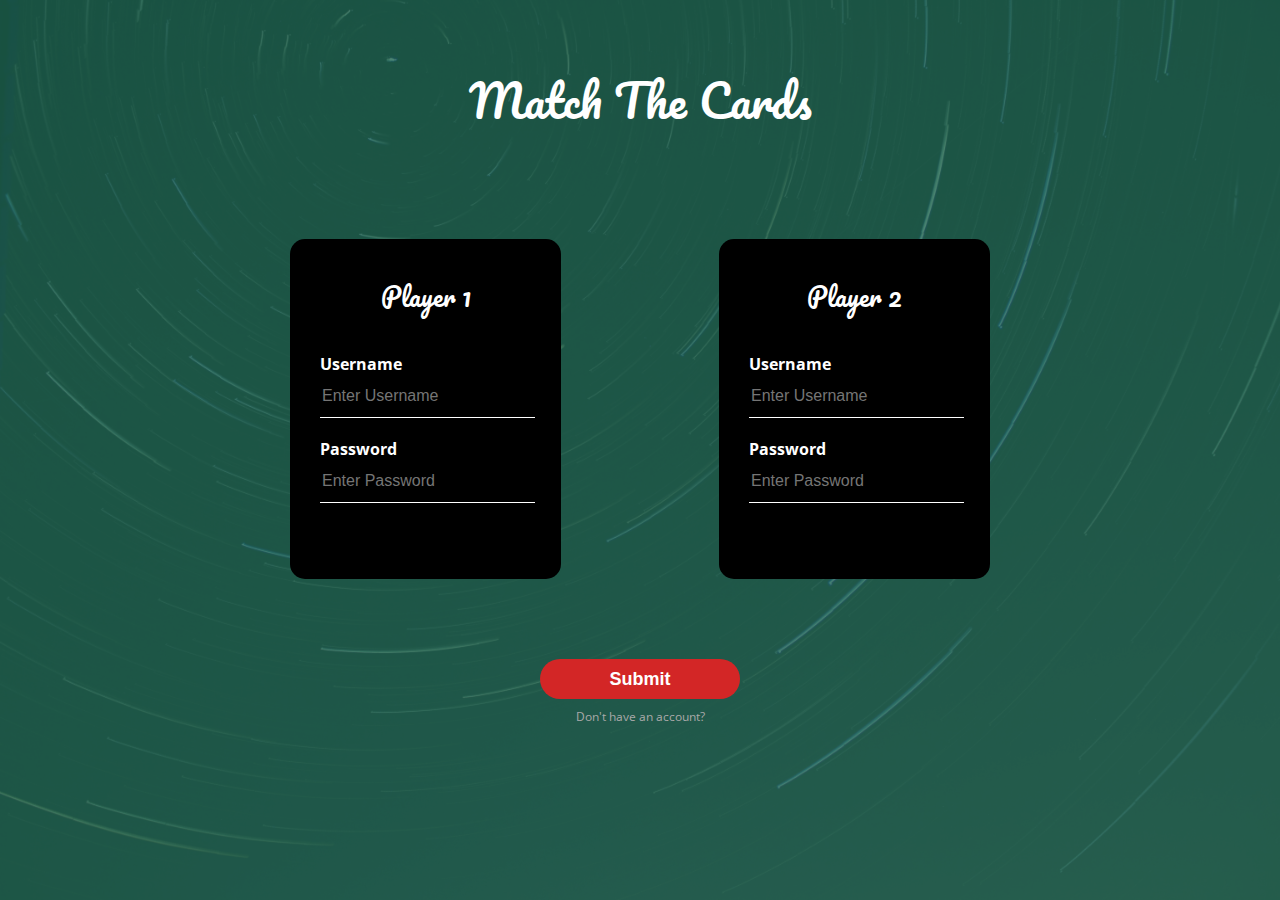
<file: login.html>
<!DOCTYPE html>
<html lang="en">
<head>
  <meta charset="UTF-8">
  <meta name="viewport" content="width=device-width, initial-scale=1.0">
  <title>login</title>
  <link rel="stylesheet" href="style-login.css">
  <link href="https://fonts.googleapis.com/css2?family=Open+Sans&amp;display=swap" rel="stylesheet">
   <link href="https://fonts.googleapis.com/css2?family=Pacifico&display=swap" rel="stylesheet"> 
</head>
<body>
  

  <img src="img3.jpg">
  <header>
    <h2>Match The Cards</h2>
  </header>
  <div class="playersForm">
  <div class="player1">
    <!-- <img src="avatar.png" class="avatar"> -->
        <h1>Player 1</h1>
        <form action="controleur.php" method="GET">
            <p>Username</p>
            <input type="text" name="login" placeholder="Enter Username">
            <p>Password</p>
            <input type="password" name="passe" placeholder="Enter Password">
            <!-- <input type="submit" name="" value="Login"> -->
        </form>
    </div>

  <div class="player2">
    <!-- <img src="avatar.png" class="avatar"> -->
        <h1>Player 2</h1>
        <form action="controleur.php" method="GET">
            <p>Username</p>
            <input type="text" name="login2" placeholder="Enter Username">
            <p>Password</p>
            <input type="password" name="passe2" placeholder="Enter Password">
            <!-- <input type="submit" name="" value="Login"> -->
        </form>
    </div>
  </div>
  <div class="button">
  <input id="submit" type="button" value="Submit" name="action">
  <br>
  <a href="signup.html">Don't have an account?</a>
  </div>
</body>
</html>
</file>
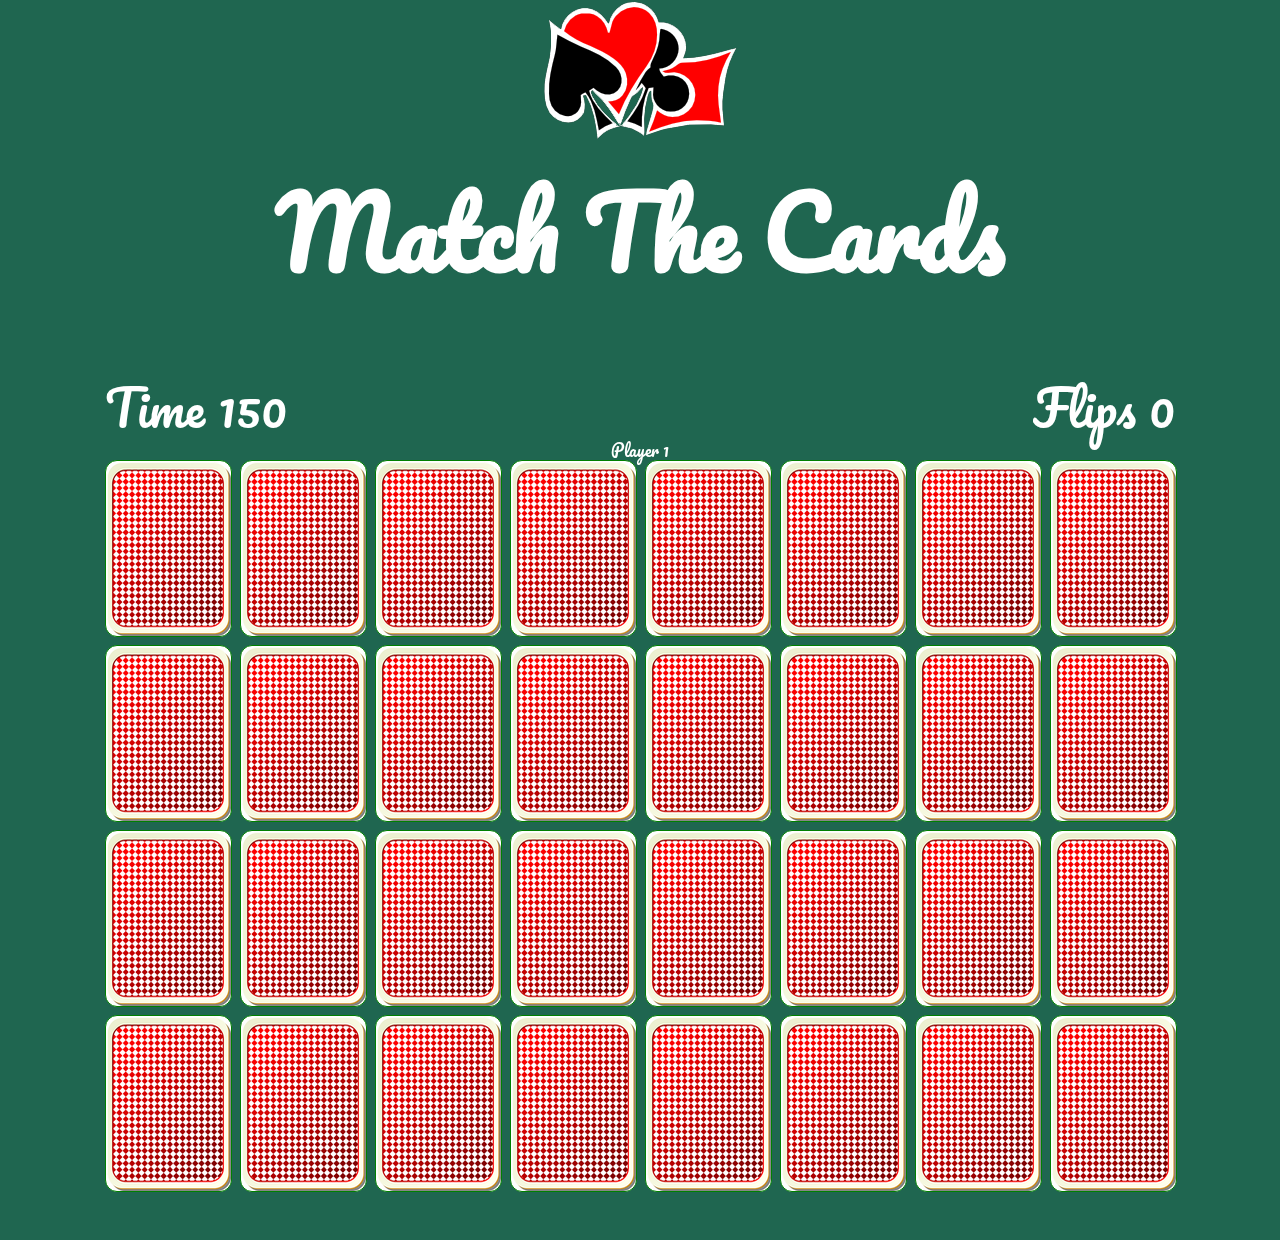
<file: main.html>
<!DOCTYPE html>
<html lang="en">
<head>
  <meta charset="UTF-8">
  <meta name="viewport" content="width=device-width, initial-scale=1.0">
  <meta http-equiv="X-UA-Compatible" content="ie=edge">
  <link href="css/styles.css" rel="stylesheet">
  <link href="https://fonts.googleapis.com/css2?family=Open+Sans&amp;display=swap" rel="stylesheet">
  <link href="https://fonts.googleapis.com/css2?family=Pacifico&display=swap" rel="stylesheet">
  <script src="script.js" async></script>
  <title>Match The Cards</title>
</head>
<body>
  
  <div class="presentation">
  <img class="logo" src="Assets/Images/image.png" alt="logo">
  <h1 class="page-title">Match The Cards</h1>
  </div>
  <div class="overlay-text">
    Click to Start
  </div>
  <div class="overlay-text" id="p1">
    Player 1
  </div>
  <div class="overlay-text" id="p2">
    Player 2
  </div>
  <div id="game-over-text" class="overlay-text">
    Click
    <span class="overlay-text-small"></span>
  </div>
  <div id="victory-text" class="overlay-text">
    END OF ROUND
    <!--<span class="overlay-text-small">Click to Restart</span>-->
  </div>
  <div id="winner" class="overlay-text">
    The winner is: 
    <span class="overlay-text-small" id="playerW">Tie</span>
  </div>

  <div class="game-container">
    <div class="game-info-container">
      <div class="game-info">
        Time <span id="time-remaining">150</span>
      </div>
      <div class="game-info">
        Flips <span id="flips">0</span>
      </div>
    </div>
    <div class="card">
      <div class="card-back card-face">
        <img src="Assets/Images/rsz_image.png">
      </div>
      <div class="card-front card-face">
        <img class="card-value" src="Assets/Images/board.png">
      </div>
    </div>
    <div class="card">
      <div class="card-back card-face">
        <img src="Assets/Images/rsz_image.png">
      </div>
      <div class="card-front card-face">
        <img class="card-value" src="Assets/Images/board.png">
      </div>
    </div>
    <div class="card">
      <div class="card-back card-face">
        <img src="Assets/Images/rsz_image.png">
      </div>
      <div class="card-front card-face">
        <img class="card-value" src="Assets/Images/brain.png">
      </div>
    </div>
    <div class="card">
      <div class="card-back card-face">
        <img src="Assets/Images/rsz_image.png">
      </div>
      <div class="card-front card-face">
        <img class="card-value" src="Assets/Images/brain.png">
      </div>
    </div>
    <div class="card">
      <div class="card-back card-face">
        <img src="Assets/Images/rsz_image.png">
      </div>
      <div class="card-front card-face">
        <img class="card-value" src="Assets/Images/chess.png">
      </div>
    </div>
    <div class="card">
      <div class="card-back card-face">
        <img src="Assets/Images/rsz_image.png">
      </div>
      <div class="card-front card-face">
        <img class="card-value" src="Assets/Images/chess.png">
      </div>
    </div>
    <div class="card">
      <div class="card-back card-face">
        <img src="Assets/Images/rsz_image.png">
      </div>
      <div class="card-front card-face">
        <img class="card-value" src="Assets/Images/puzzle.png">
      </div>
    </div>
    <div class="card">
      <div class="card-back card-face">
        <img src="Assets/Images/rsz_image.png">
      </div>
      <div class="card-front card-face">
        <img class="card-value" src="Assets/Images/puzzle.png">
      </div>
    </div>
    <div class="card">
      <div class="card-back card-face">
        <img src="Assets/Images/rsz_image.png">
      </div>
      <div class="card-front card-face">
        <img class="card-value" src="Assets/Images/poker.png">
      </div>
    </div>
    <div class="card">
      <div class="card-back card-face">
        <img src="Assets/Images/rsz_image.png">
      </div>
      <div class="card-front card-face">
        <img class="card-value" src="Assets/Images/poker.png">
      </div>
    </div>
    <div class="card">
      <div class="card-back card-face">
        <img src="Assets/Images/rsz_image.png">
      </div>
      <div class="card-front card-face">
        <img class="card-value" src="Assets/Images/scrabble.png">
      </div>
    </div>
    <div class="card">
      <div class="card-back card-face">
        <img src="Assets/Images/rsz_image.png">
      </div>
      <div class="card-front card-face">
        <img class="card-value" src="Assets/Images/scrabble.png">
      </div>
    </div>
    <div class="card">
      <div class="card-back card-face">
        <img src="Assets/Images/rsz_image.png">
      </div>
      <div class="card-front card-face">

        <img class="card-value" src="Assets/Images/quiz.png">
      </div>
    </div>
    <div class="card">
      <div class="card-back card-face">
        <img src="Assets/Images/rsz_image.png">
      </div>
      <div class="card-front card-face">

        <img class="card-value" src="Assets/Images/quiz.png">
      </div>
    </div>
    <div class="card">
      <div class="card-back card-face">
        <img src="Assets/Images/rsz_image.png">
      </div>
      <div class="card-front card-face">

        <img class="card-value" src="Assets/Images/monopoly.png">
      </div>
    </div>
    <div class="card">
      <div class="card-back card-face">
        <img src="Assets/Images/rsz_image.png">
      </div>
      <div class="card-front card-face">

        <img class="card-value" src="Assets/Images/monopoly.png">
      </div>
    </div>
        <div class="card">
      <div class="card-back card-face">
        <img src="Assets/Images/rsz_image.png">
      </div>
      <div class="card-front card-face">
        <img class="card-value" src="Assets/Images/github.png">
      </div>
    </div>
    <div class="card">
      <div class="card-back card-face">
        <img src="Assets/Images/rsz_image.png">
      </div>
      <div class="card-front card-face">
        <img class="card-value" src="Assets/Images/github.png">
      </div>
    </div>
    <div class="card">
      <div class="card-back card-face">
        <img src="Assets/Images/rsz_image.png">
      </div>
      <div class="card-front card-face">
        <img class="card-value" src="Assets/Images/cube.png">
      </div>
    </div>
    <div class="card">
      <div class="card-back card-face">
        <img src="Assets/Images/rsz_image.png">
      </div>
      <div class="card-front card-face">
        <img class="card-value" src="Assets/Images/cube.png">
      </div>
    </div>
    <div class="card">
      <div class="card-back card-face">
        <img src="Assets/Images/rsz_image.png">
      </div>
      <div class="card-front card-face">
        <img class="card-value" src="Assets/Images/gameover.png">
      </div>
    </div>
    <div class="card">
      <div class="card-back card-face">
        <img src="Assets/Images/rsz_image.png">
      </div>
      <div class="card-front card-face">
        <img class="card-value" src="Assets/Images/gameover.png">
      </div>
    </div>
    <div class="card">
      <div class="card-back card-face">
        <img src="Assets/Images/rsz_image.png">
      </div>
      <div class="card-front card-face">
        <img class="card-value" src="Assets/Images/controller.png">
      </div>
    </div>
    <div class="card">
      <div class="card-back card-face">
        <img src="Assets/Images/rsz_image.png">
      </div>
      <div class="card-front card-face">
        <img class="card-value" src="Assets/Images/controller.png">
      </div>
    </div>
    <div class="card">
      <div class="card-back card-face">
        <img src="Assets/Images/rsz_image.png">
      </div>
      <div class="card-front card-face">
        <img class="card-value" src="Assets/Images/pi.png">
      </div>
    </div>
    <div class="card">
      <div class="card-back card-face">
        <img src="Assets/Images/rsz_image.png">
      </div>
      <div class="card-front card-face">
        <img class="card-value" src="Assets/Images/pi.png">
      </div>
    </div>
    <div class="card">
      <div class="card-back card-face">
        <img src="Assets/Images/rsz_image.png">
      </div>
      <div class="card-front card-face">
        <img class="card-value" src="Assets/Images/tictac.png">
      </div>
    </div>
    <div class="card">
      <div class="card-back card-face">
        <img src="Assets/Images/rsz_image.png">
      </div>
      <div class="card-front card-face">
        <img class="card-value" src="Assets/Images/tictac.png">
      </div>
    </div>
    <div class="card">
      <div class="card-back card-face">
        <img src="Assets/Images/rsz_image.png">
      </div>
      <div class="card-front card-face">

        <img class="card-value" src="Assets/Images/way.png">
      </div>
    </div>
    <div class="card">
      <div class="card-back card-face">
        <img src="Assets/Images/rsz_image.png">
      </div>
      <div class="card-front card-face">

        <img class="card-value" src="Assets/Images/way.png">
      </div>
    </div>
    <div class="card">
      <div class="card-back card-face">
        <img src="Assets/Images/rsz_image.png">
      </div>
      <div class="card-front card-face">

        <img class="card-value" src="Assets/Images/linux.png">
      </div>
    </div>
    <div class="card">
      <div class="card-back card-face">
        <img src="Assets/Images/rsz_image.png">
      </div>
      <div class="card-front card-face">

        <img class="card-value" src="Assets/Images/linux.png">
      </div>
    </div>
  </div>

</body>
</html>
</file>
<file: style-login.css>
body{
  margin: 0;
  padding: 0;
  background-color: #1f6650;
  height: 100%;
  width: 100%
  background-position: center;
  /*font-family: sans-serif;*/
  font-family: 'Open Sans', sans-serif;

}
img{
  width: 100%;
  height: 100%;
  position: absolute;
  z-index: -8;
  opacity: 0.2;

}
        /* PLAYER 1 */

.player1{
  display: inline-block;
  max-width: 320px;
  height: 340px;
  background: #000;
  color: #fff;
  /*top: 40%;
  left: 35%;
  position: absolute;
  transform: translate(-50%,-50%);*/
  box-sizing: border-box;
  padding: 35px 30px 70px 30px;
  border-radius: 15px;
}

.avatar{
  width: 100px;
  height: 100px;
  border-radius: 50%;
  position: absolute;
  top: -50px;
  left: calc(50% - 50px);
}

h1{
  margin: 0;
  padding: 0 0 20px;
  text-align: center;
  font-size: 22px;

}

.player1 p{
  margin: 0;
  padding: 0;
  font-weight: bold;
}

.player1 input{
  width: 100%;
  margin-bottom: 20px;
}

.player1 input[type="text"], input[type="password"]
{
  border: none;
  border-bottom: 1px solid #fff;
  background: transparent;
  outline: none;
  height: 40px;
  color: #fff;
  font-size: 16px;
}



#submit:hover
{
  cursor: pointer;
  background: #ffc107;
  color: #000;
}
.player1 a{
  text-decoration: none;
  font-size: 12px;
  line-height: 20px;
  color: darkgrey;
}

.player1 a:hover
{
  color: #ffc107;
}

        /* PLAYER 2 */

.player2{
  max-width: 320px;
  height: 340px;
  background: #000;
  color: #fff;
  /*top: 40%;
  left: 65%;
  position: absolute;
  transform: translate(-50%,-50%);*/  
  box-sizing: border-box;
  padding: 35px 30px 70px 30px;
  border-radius: 15px;
  display: inline-block;
  float: right;

}

.avatar{
  width: 100px;
  height: 100px;
  border-radius: 50%;
  position: absolute;
  top: -50px;
  left: calc(50% - 50px);
}

h1{
  margin: 0;
  padding: 0 0 20px;
  text-align: center;
  font-size: 25px;
  font-family: 'Pacifico', cursive;
  font-weight: lighter;
}

.player2 p{
  margin: 0;
  padding: 0;
  font-weight: bold;
}

.player2 input[type="text"], input[type="password"]
{
  border: none;
  border-bottom: 1px solid #fff;
  background: transparent;
  outline: none;
  height: 40px;
  color: #fff;
  font-size: 16px;

}
.player2 input{
  width: 100%;
  margin-bottom: 20px;
}

a{
  text-decoration: none;
  font-size: 12px;
  line-height: 20px;
  color: darkgrey;
  padding-top: 3px;
}

a:hover
{
  color: #ffc107;
}

.button {
  margin: 0 auto;
  text-align: center;
}

#submit
{
  border: none;
  outline: none;
  height: 40px;
  width: 200px;
  background: #d32626;
  color: #fff;
  font-size: 18px;
  border-radius: 20px;
  margin-bottom: 5px;
  font-weight: bold;
  

  /* border: none;
    outline: none;
    height: 40px;
    background: #fb2525;
    color: #fff;
    font-size: 18px;
    border-radius: 20px;
   */
}

form{
  margin-top: 15px;
}



.playersForm{
  margin: 0 auto;
  width: 700px;
  margin-bottom: 80px;

}

header h2{
  font-size: 45px;
  text-align: center;
  color: white;
  margin-bottom: 100px;
  padding-top: 60px;
  font-family: 'Pacifico', cursive;
  font-weight: lighter;
  margin-top: 0px;
}
</file>
<file: css/styles.css>
body {
  margin: 0;
  /* background-color:#548f45; */
  font-family: 'Pacifico', cursive;
  font-weight: lighter;
  background-color: #1f6650;
}

.presentation {
text-align :center;

}

.page-title {
  color: white;
  font-weight: bold;
  text-align: center;
  font-size: 6em;
  margin-bottom: 10px;
  margin-top: 0px;
}

.game-info-container {
  grid-column: -1/1;
  display: flex;
  justify-content: space-between;
}

.game-info {
  color: white;
  font-size: 3em;
}

.game-container {
  margin: 50px auto;
  display: grid;
  grid-template-columns: repeat(8, auto);
  grid-gap: 10px;
  justify-content: center;
  perspective: 500px;
}

.card {
  position: relative;
  cursor: url("../Assets/Cursors/Glow.cur"), auto;
  height: 175px;
  width: 125px;
}

.card-face {
  position: absolute;
  display: flex;
  justify-content: center;
  align-items: center;
  width: 100%;
  height: 100%;
  border-radius: 12px;
  border-width: 1px;
  border-style: solid;
  overflow: hidden;
  transition: transform 300ms ease-in-out;
  backface-visibility: hidden;
}

.card.visible .card-back {
  transform: rotateY(-180deg); 
}

.card.visible .card-front {
  transform: rotateY(0); 
}

.card.matched .card-front .card-value {
  animation: dance 1s linear infinite 500ms;
}

.card-back {
  background-color: white;
  border-color: green;
  transform: rotateY(0); 
}


.card-value {
  position: relative;
  transition: transform 100ms ease-in-out;
  transform: scale(.9);
}

.card-front:hover .card-value {
  transform: scale(1);
}

.card-front {
  background-color: #548f45;
  transform: rotateY(180deg);
}

.overlay-text {
  top: 0;
  left: 0;
  right: 0;
  bottom: 0;
  z-index: 100;
  display: none;
  position: fixed;
  justify-content: center;
  align-items: center;
  flex-direction: column;
  color: white;
  transition: background-color 500ms, font-size 500ms;
}

.overlay-text-small {
  font-size: .3em;
}

.overlay-text.visible {
  display: flex;
  animation: overlay-grow 500ms forwards;
}

@keyframes dance {
  0%, 100% {
    transform: rotate(0)
  }
  25% {
    transform: rotate(-30deg)
  }
  75% {
    transform: rotate(30deg)
  }
}

@keyframes overlay-grow {
  from {
    background-color: rgba(0, 0, 0, 0);
    font-size: 0;
  }
  to {
    background-color: rgba(0, 0, 0, .8);
    font-size: 10em;
  }
}
</file>
